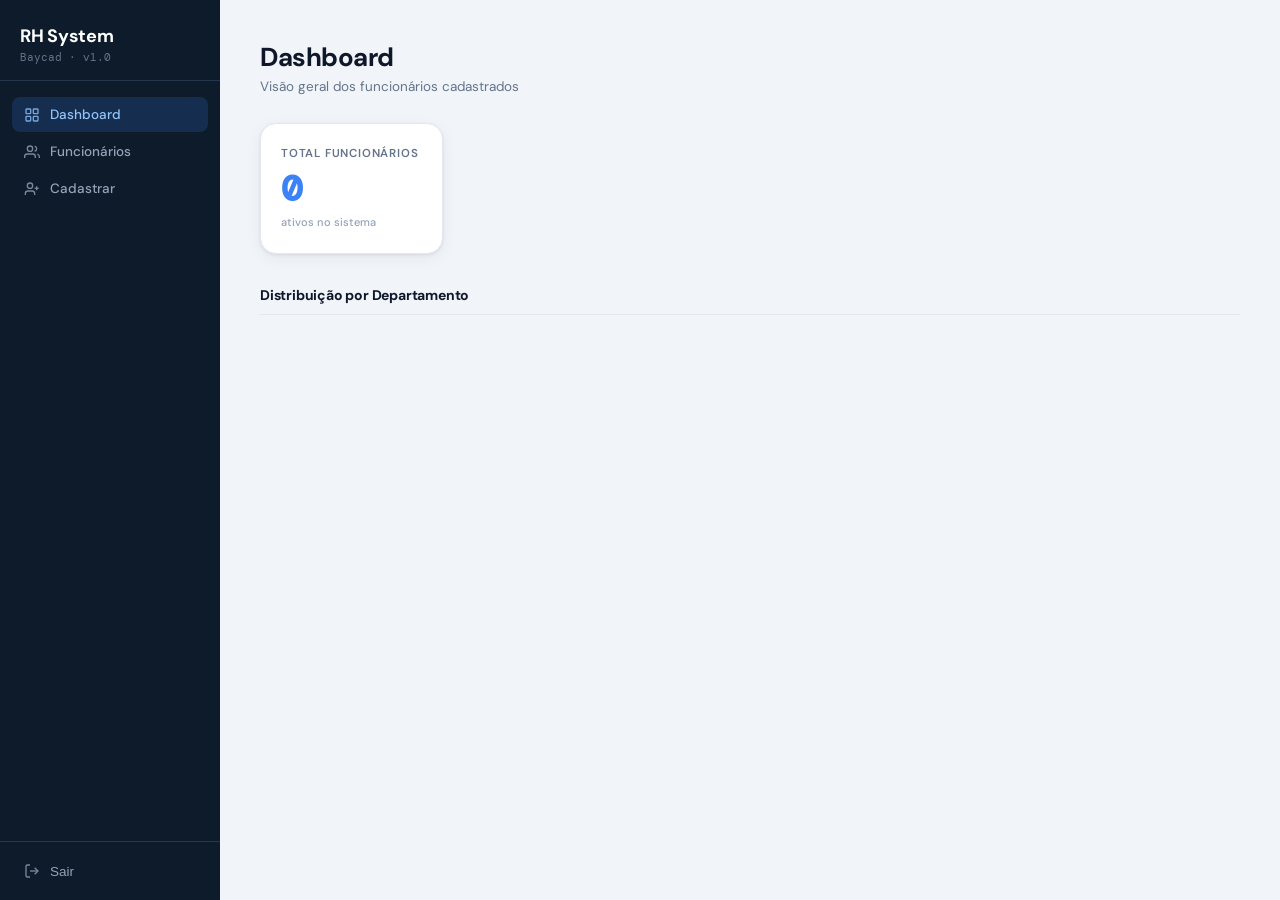
<file: html/index.html>
<!DOCTYPE html>
<html lang="pt-BR">
<head>
  <meta charset="UTF-8">
  <meta name="viewport" content="width=device-width, initial-scale=1.0">
  <title>Baycad RH — Dashboard</title>
  <link href="https://fonts.googleapis.com/css2?family=DM+Sans:wght@300;400;500;600;700&family=DM+Mono:wght@400;500&display=swap" rel="stylesheet">
  <link rel="stylesheet" href="css/style.css">
</head>
<body>

  <!-- SIDEBAR -->
  <nav class="sidebar">
    <div class="sidebar-logo">
      <h1>RH System</h1>
      <span>Baycad · v1.0</span>
    </div>
    <div class="sidebar-nav">
      <a class="nav-item active" href="index.html">
        <svg class="nav-icon" fill="none" stroke="currentColor" stroke-width="2" viewBox="0 0 24 24">
          <rect x="3" y="3" width="7" height="7" rx="1"/>
          <rect x="14" y="3" width="7" height="7" rx="1"/>
          <rect x="3" y="14" width="7" height="7" rx="1"/>
          <rect x="14" y="14" width="7" height="7" rx="1"/>
        </svg>
        Dashboard
      </a>
      <a class="nav-item" href="funcionarios.html">
        <svg class="nav-icon" fill="none" stroke="currentColor" stroke-width="2" viewBox="0 0 24 24">
          <path d="M17 21v-2a4 4 0 0 0-4-4H5a4 4 0 0 0-4 4v2"/>
          <circle cx="9" cy="7" r="4"/>
          <path d="M23 21v-2a4 4 0 0 0-3-3.87"/>
          <path d="M16 3.13a4 4 0 0 1 0 7.75"/>
        </svg>
        Funcionários
      </a>
      <a class="nav-item" href="cadastro.html">
        <svg class="nav-icon" fill="none" stroke="currentColor" stroke-width="2" viewBox="0 0 24 24">
          <path d="M16 21v-2a4 4 0 0 0-4-4H6a4 4 0 0 0-4 4v2"/>
          <circle cx="9" cy="7" r="4"/>
          <line x1="19" y1="8" x2="19" y2="14"/>
          <line x1="22" y1="11" x2="16" y2="11"/>
        </svg>
        Cadastrar
      </a>
    </div>
    <div class="sidebar-footer">
      <button class="nav-item" onclick="sair()">
        <svg class="nav-icon" fill="none" stroke="currentColor" stroke-width="2" viewBox="0 0 24 24">
          <path d="M9 21H5a2 2 0 0 1-2-2V5a2 2 0 0 1 2-2h4"/>
          <polyline points="16 17 21 12 16 7"/>
          <line x1="21" y1="12" x2="9" y2="12"/>
        </svg>
        Sair
      </button>
    </div>
  </nav>

  <!-- MAIN -->
  <main class="main">
    <div class="page-header">
      <div class="page-title">Dashboard</div>
      <div class="page-subtitle">Visão geral dos funcionários cadastrados</div>
    </div>

    <div class="stats-grid">
      <div class="stat-card accent">
        <div class="stat-label">Total Funcionários</div>
        <div class="stat-value" id="dash-total">0</div>
        <div class="stat-badge">ativos no sistema</div>
      </div>
      <div id="dept-cards-container"></div>
    </div>

    <div class="section-title">Distribuição por Departamento</div>
    <div class="dept-grid" id="dept-breakdown"></div>
  </main>

  <!-- TOASTS -->
  <div class="toast-container" id="toasts"></div>

  <script src="../js/utils.js"></script>
  <script src="../js/dashboard.js"></script>

</body>
</html>
</file>
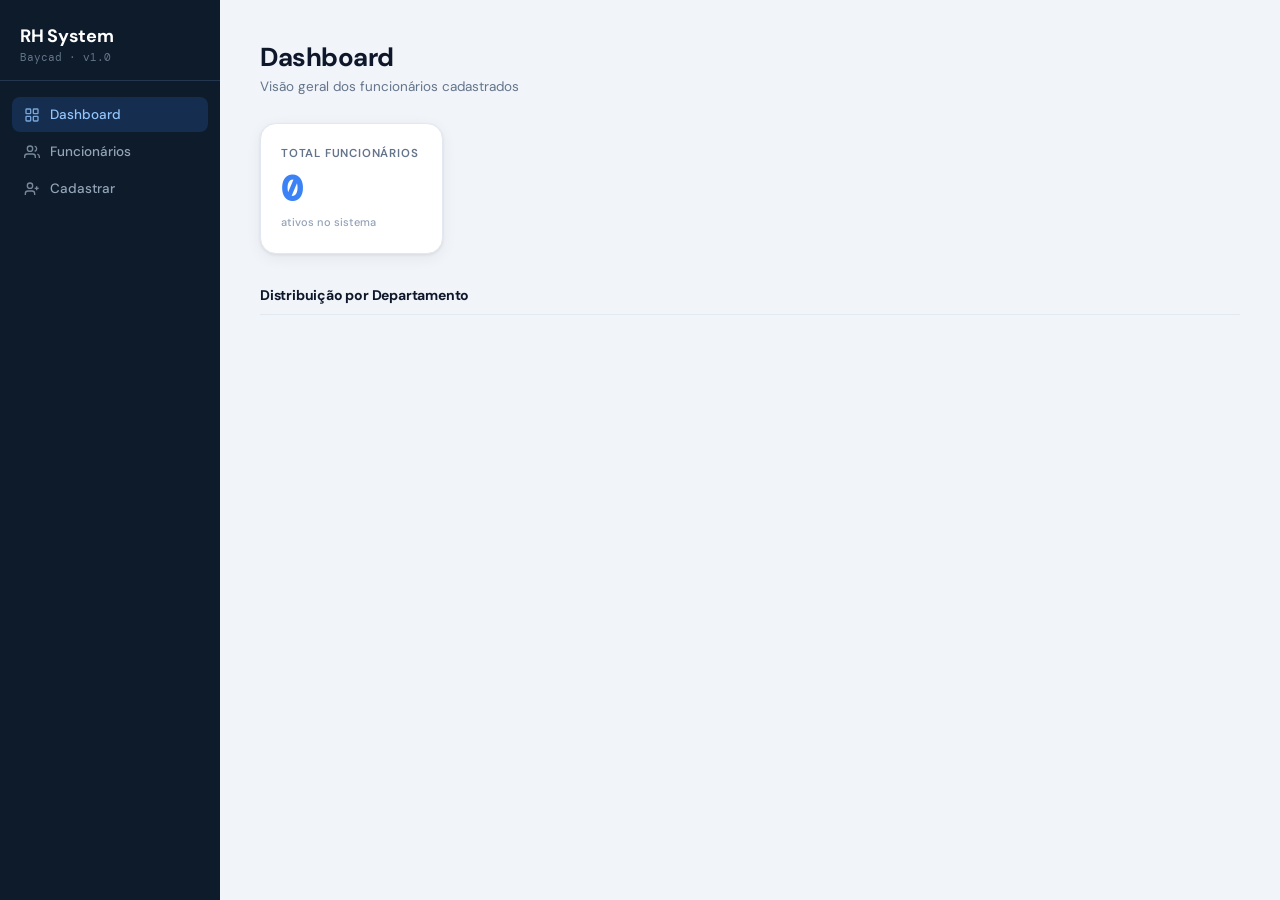
<file: Baycad RH/html/index.html>
<!DOCTYPE html>
<html lang="pt-BR">
<head>
  <meta charset="UTF-8">
  <meta name="viewport" content="width=device-width, initial-scale=1.0">
  <title>Baycad RH — Dashboard</title>
  <link href="https://fonts.googleapis.com/css2?family=DM+Sans:wght@300;400;500;600;700&family=DM+Mono:wght@400;500&display=swap" rel="stylesheet">
  <link rel="stylesheet" href="css/style.css">
</head>
<body>

  <!-- SIDEBAR -->
  <nav class="sidebar">
    <div class="sidebar-logo">
      <h1>RH System</h1>
      <span>Baycad · v1.0</span>
    </div>
    <div class="sidebar-nav">
      <a class="nav-item active" href="index.html">
        <svg class="nav-icon" fill="none" stroke="currentColor" stroke-width="2" viewBox="0 0 24 24">
          <rect x="3" y="3" width="7" height="7" rx="1"/>
          <rect x="14" y="3" width="7" height="7" rx="1"/>
          <rect x="3" y="14" width="7" height="7" rx="1"/>
          <rect x="14" y="14" width="7" height="7" rx="1"/>
        </svg>
        Dashboard
      </a>
      <a class="nav-item" href="funcionarios.html">
        <svg class="nav-icon" fill="none" stroke="currentColor" stroke-width="2" viewBox="0 0 24 24">
          <path d="M17 21v-2a4 4 0 0 0-4-4H5a4 4 0 0 0-4 4v2"/>
          <circle cx="9" cy="7" r="4"/>
          <path d="M23 21v-2a4 4 0 0 0-3-3.87"/>
          <path d="M16 3.13a4 4 0 0 1 0 7.75"/>
        </svg>
        Funcionários
      </a>
      <a class="nav-item" href="cadastro.html">
        <svg class="nav-icon" fill="none" stroke="currentColor" stroke-width="2" viewBox="0 0 24 24">
          <path d="M16 21v-2a4 4 0 0 0-4-4H6a4 4 0 0 0-4 4v2"/>
          <circle cx="9" cy="7" r="4"/>
          <line x1="19" y1="8" x2="19" y2="14"/>
          <line x1="22" y1="11" x2="16" y2="11"/>
        </svg>
        Cadastrar
      </a>
    </div>
  </nav>

  <!-- MAIN -->
  <main class="main">
    <div class="page-header">
      <div class="page-title">Dashboard</div>
      <div class="page-subtitle">Visão geral dos funcionários cadastrados</div>
    </div>

    <div class="stats-grid">
      <div class="stat-card accent">
        <div class="stat-label">Total Funcionários</div>
        <div class="stat-value" id="dash-total">0</div>
        <div class="stat-badge">ativos no sistema</div>
      </div>
      <div id="dept-cards-container"></div>
    </div>

    <div class="section-title">Distribuição por Departamento</div>
    <div class="dept-grid" id="dept-breakdown"></div>
  </main>

  <!-- TOASTS -->
  <div class="toast-container" id="toasts"></div>

  <script src="../js/utils.js"></script>
  <script src="../js/dashboard.js"></script>

</body>
</html>
</file>
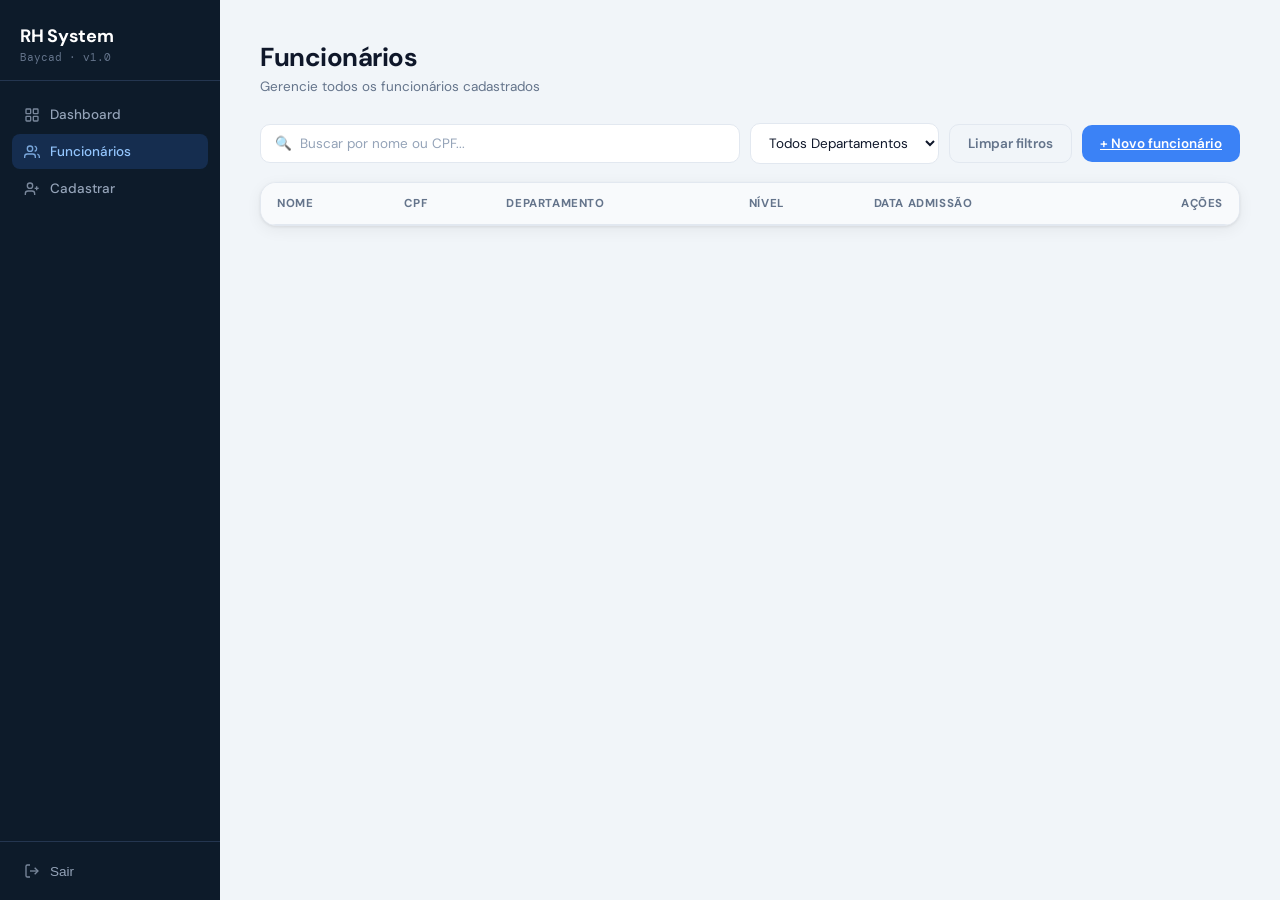
<file: html/funcionarios.html>
<!DOCTYPE html>
<html lang="pt-BR">
<head>
  <meta charset="UTF-8">
  <meta name="viewport" content="width=device-width, initial-scale=1.0">
  <title>Baycad RH — Funcionários</title>
  <link href="https://fonts.googleapis.com/css2?family=DM+Sans:wght@300;400;500;600;700&family=DM+Mono:wght@400;500&display=swap" rel="stylesheet">
  <link rel="stylesheet" href="css/style.css">
</head>
<body>

  <!-- SIDEBAR -->
  <nav class="sidebar">
    <div class="sidebar-logo">
      <h1>RH System</h1>
      <span>Baycad · v1.0</span>
    </div>
    <div class="sidebar-nav">
      <a class="nav-item" href="index.html">
        <svg class="nav-icon" fill="none" stroke="currentColor" stroke-width="2" viewBox="0 0 24 24">
          <rect x="3" y="3" width="7" height="7" rx="1"/>
          <rect x="14" y="3" width="7" height="7" rx="1"/>
          <rect x="3" y="14" width="7" height="7" rx="1"/>
          <rect x="14" y="14" width="7" height="7" rx="1"/>
        </svg>
        Dashboard
      </a>
      <a class="nav-item active" href="funcionarios.html">
        <svg class="nav-icon" fill="none" stroke="currentColor" stroke-width="2" viewBox="0 0 24 24">
          <path d="M17 21v-2a4 4 0 0 0-4-4H5a4 4 0 0 0-4 4v2"/>
          <circle cx="9" cy="7" r="4"/>
          <path d="M23 21v-2a4 4 0 0 0-3-3.87"/>
          <path d="M16 3.13a4 4 0 0 1 0 7.75"/>
        </svg>
        Funcionários
      </a>
      <a class="nav-item" href="cadastro.html">
        <svg class="nav-icon" fill="none" stroke="currentColor" stroke-width="2" viewBox="0 0 24 24">
          <path d="M16 21v-2a4 4 0 0 0-4-4H6a4 4 0 0 0-4 4v2"/>
          <circle cx="9" cy="7" r="4"/>
          <line x1="19" y1="8" x2="19" y2="14"/>
          <line x1="22" y1="11" x2="16" y2="11"/>
        </svg>
        Cadastrar
      </a>
    </div>
    <div class="sidebar-footer">
      <button class="nav-item" onclick="sair()">
        <svg class="nav-icon" fill="none" stroke="currentColor" stroke-width="2" viewBox="0 0 24 24">
          <path d="M9 21H5a2 2 0 0 1-2-2V5a2 2 0 0 1 2-2h4"/>
          <polyline points="16 17 21 12 16 7"/>
          <line x1="21" y1="12" x2="9" y2="12"/>
        </svg>
        Sair
      </button>
    </div>
  </nav>

  <!-- MAIN -->
  <main class="main">
    <div class="page-header">
      <div class="page-title">Funcionários</div>
      <div class="page-subtitle">Gerencie todos os funcionários cadastrados</div>
    </div>

    <div class="toolbar">
      <input type="text" class="search-input" id="search-input"
        placeholder="🔍  Buscar por nome ou CPF..." oninput="renderTabela()">
      <select class="filter-select" id="filter-dept" onchange="renderTabela()">
        <option value="">Todos Departamentos</option>
        <option value="TI">TI</option>
        <option value="RH">RH</option>
        <option value="Financeiro">Financeiro</option>
        <option value="Comercial">Comercial</option>
        <option value="Operações">Operações</option>
      </select>
      <button class="btn btn-ghost" onclick="clearFilters()">Limpar filtros</button>
      <a class="btn btn-primary" href="cadastro.html">+ Novo funcionário</a>
    </div>

    <div class="table-wrap">
      <table>
        <thead>
          <tr>
            <th>Nome</th>
            <th>CPF</th>
            <th>Departamento</th>
            <th>Nível</th>
            <th>Data Admissão</th>
            <th style="text-align:right">Ações</th>
          </tr>
        </thead>
        <tbody id="tabela-body"></tbody>
      </table>
      <div id="tabela-empty" class="empty-state" style="display:none">
        <svg width="40" height="40" fill="none" stroke="currentColor" stroke-width="1.5" viewBox="0 0 24 24">
          <path d="M17 21v-2a4 4 0 0 0-4-4H5a4 4 0 0 0-4 4v2"/>
          <circle cx="9" cy="7" r="4"/>
        </svg>
        <p>Nenhum funcionário encontrado.</p>
      </div>
    </div>
  </main>

  <!-- MODAL CONFIRMAÇÃO EXCLUSÃO -->
  <div class="modal-overlay" id="modal-excluir">
    <div class="modal">
      <div class="modal-icon">
        <svg width="20" height="20" fill="none" stroke="#ef4444" stroke-width="2" viewBox="0 0 24 24">
          <polyline points="3 6 5 6 21 6"/>
          <path d="M19 6l-1 14H6L5 6"/>
          <path d="M10 11v6"/><path d="M14 11v6"/>
          <path d="M9 6V4h6v2"/>
        </svg>
      </div>
      <h3>Excluir funcionário?</h3>
      <p>Esta ação não pode ser desfeita. O funcionário <strong id="modal-nome"></strong> será removido permanentemente do sistema.</p>
      <div class="modal-actions">
        <button class="btn btn-ghost" onclick="closeModal()">Cancelar</button>
        <button class="btn btn-danger" onclick="confirmarExclusao()">Sim, excluir</button>
      </div>
    </div>
  </div>

  <!-- MODAL EDIÇÃO -->
  <div class="modal-overlay" id="modal-editar">
    <div class="modal" style="text-align:left; max-width:520px;">
      <h3 style="text-align:center;">Editar funcionário</h3>
      <div class="form-grid" style="margin-top:16px;">

        <div class="form-group">
          <label class="form-label">Nome <span class="required">*</span></label>
          <input type="text" class="form-input" id="e-nome" maxlength="70"
            oninput="clearErr('e-nome')">
          <span class="field-error" id="err-e-nome">Nome deve ter ao menos 3 caracteres.</span>
        </div>

        <div class="form-group">
          <label class="form-label">CPF <span class="required">*</span></label>
          <input type="text" class="form-input" id="e-cpf" placeholder="000.000.000-00"
            oninput="maskCPF(this); clearErr('e-cpf')" maxlength="14">
          <span class="field-error" id="err-e-cpf">CPF inválido ou já cadastrado.</span>
        </div>

        <div class="form-group">
          <label class="form-label">Departamento <span class="required">*</span></label>
          <select class="form-select" id="e-dept" onchange="clearErr('e-dept')">
            <option value="">Selecione um departamento</option>
            <option value="TI">TI</option>
            <option value="RH">RH</option>
            <option value="Financeiro">Financeiro</option>
            <option value="Comercial">Comercial</option>
            <option value="Operações">Operações</option>
          </select>
          <span class="field-error" id="err-e-dept">Selecione um departamento.</span>
        </div>

        <div class="form-group">
          <label class="form-label">Nível / Cargo</label>
          <select class="form-select" id="e-nivel">
            <option value="Júnior">Júnior</option>
            <option value="Pleno">Pleno</option>
            <option value="Sênior">Sênior</option>
            <option value="Especialista">Especialista</option>
            <option value="Coordenador">Coordenador</option>
            <option value="Gerente">Gerente</option>
          </select>
        </div>

        <div class="form-group">
          <label class="form-label">Data de Admissão <span class="required">*</span></label>
          <input type="date" class="form-input" id="e-data" onchange="clearErr('e-data')">
          <span class="field-error" id="err-e-data">Informe a data de admissão.</span>
        </div>

        <div class="form-group">
          <label class="form-label">Nova senha</label>
          <input type="password" class="form-input" id="e-senha" placeholder="Deixe em branco para manter"
            oninput="clearErr('e-senha')" maxlength="64">
          <span class="field-error" id="err-e-senha">A senha deve ter ao menos 6 caracteres.</span>
          <span class="form-hint">Preencha apenas se quiser alterar a senha de acesso.</span>
        </div>

      </div>
      <div class="modal-actions">
        <button class="btn btn-ghost" onclick="closeEditModal()">Cancelar</button>
        <button class="btn btn-primary" onclick="salvarEdicao()">Salvar alterações</button>
      </div>
    </div>
  </div>

  <!-- TOASTS -->
  <div class="toast-container" id="toasts"></div>

  <script src="../js/utils.js"></script>
  <script src="../js/funcionarios.js"></script>

</body>
</html>
</file>
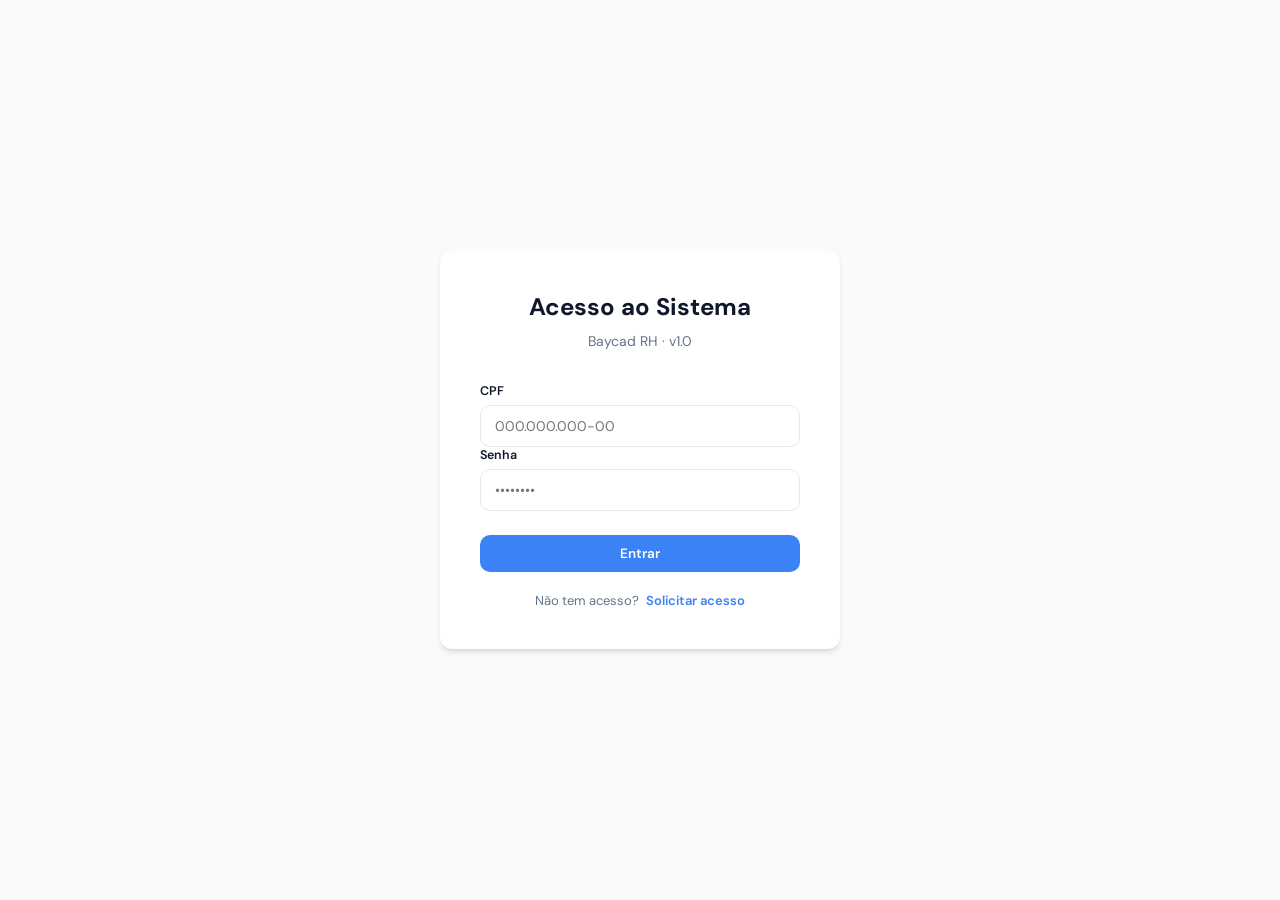
<file: html/login.html>
<!DOCTYPE html>
<html lang="pt-BR">
<head>
  <meta charset="UTF-8">
  <meta name="viewport" content="width=device-width, initial-scale=1.0">
  <title>Baycad RH — Login</title>
  <link href="https://fonts.googleapis.com/css2?family=DM+Sans:wght@400;500;700&display=swap" rel="stylesheet">
  <link rel="stylesheet" href="css/style.css">
  <style>
    /* Estilos específicos para centralizar a tela de login */
    body {
      display: flex;
      align-items: center;
      justify-content: center;
      min-height: 100vh;
      background-color: #f8fafc;
      margin: 0;
    }
    .login-container {
      background: #ffffff;
      padding: 40px;
      border-radius: 12px;
      box-shadow: 0 4px 6px -1px rgb(0 0 0 / 0.1), 0 2px 4px -2px rgb(0 0 0 / 0.1);
      width: 100%;
      max-width: 400px;
    }
    .login-header {
      text-align: center;
      margin-bottom: 32px;
    }
    .login-header h1 {
      font-size: 24px;
      color: #0f172a;
      margin: 0 0 8px 0;
      font-weight: 700;
    }
    .login-header span {
      color: #64748b;
      font-size: 14px;
    }
    .login-footer {
      text-align: center;
      margin-top: 20px;
      font-size: 13px;
      color: #64748b;
    }
    .login-footer a {
      color: #3b82f6;
      font-weight: 600;
      text-decoration: none;
      margin-left: 4px;
    }
    .login-footer a:hover {
      text-decoration: underline;
    }
  </style>
</head>
<body>

  <div class="login-container">
    <div class="login-header">
      <h1>Acesso ao Sistema</h1>
      <span>Baycad RH · v1.0</span>
    </div>

    <form onsubmit="efetuarLogin(event)">
      <div class="form-group">
        <label class="form-label">CPF</label>
        <input type="text" class="form-input" id="l-cpf" placeholder="000.000.000-00" 
               oninput="maskCPF(this); clearErr('login')" maxlength="14" required>
      </div>

      <div class="form-group">
        <label class="form-label">Senha</label>
        <input type="password" class="form-input" id="l-senha" placeholder="••••••••" 
               oninput="clearErr('login')" required>
        <span class="field-error" id="err-login">CPF ou senha incorretos.</span>
      </div>

      <div class="form-actions" style="margin-top: 24px;">
        <button type="submit" class="btn btn-primary" style="width: 100%; justify-content: center;">Entrar</button>
      </div>
    </form>

    <div class="login-footer">
      Não tem acesso?
      <a href="#" onclick="abrirSolicitacao(event)">Solicitar acesso</a>
    </div>
  </div>

  <!-- MODAL SOLICITAÇÃO DE ACESSO -->
  <div class="modal-overlay" id="modal-solicitar">
    <div class="modal" style="text-align:left; max-width:460px;">

      <!-- Estado: formulário -->
      <div id="solicitar-form">
        <h3 style="text-align:center;">Solicitar acesso</h3>
        <p style="text-align:center; color:#64748b; font-size:13px; margin-bottom:8px;">
          Preencha os dados abaixo. Um administrador analisará seu pedido.
        </p>

        <div class="form-group">
          <label class="form-label">Nome completo <span class="required">*</span></label>
          <input type="text" class="form-input" id="s-nome" placeholder="Seu nome" maxlength="70">
        </div>

        <div class="form-group">
          <label class="form-label">CPF <span class="required">*</span></label>
          <input type="text" class="form-input" id="s-cpf" placeholder="000.000.000-00"
            oninput="maskCPF(this)" maxlength="14">
        </div>

        <div class="form-group">
          <label class="form-label">E-mail <span class="required">*</span></label>
          <input type="email" class="form-input" id="s-email" placeholder="voce@empresa.com">
        </div>

        <div class="form-group">
          <label class="form-label">Departamento <span class="required">*</span></label>
          <select class="form-select" id="s-dept">
            <option value="">Selecione um departamento</option>
            <option value="TI">TI</option>
            <option value="RH">RH</option>
            <option value="Financeiro">Financeiro</option>
            <option value="Comercial">Comercial</option>
            <option value="Operações">Operações</option>
          </select>
        </div>

        <div class="form-group">
          <label class="form-label">Justificativa</label>
          <textarea class="form-input" id="s-justificativa" rows="3"
            placeholder="Descreva por que precisa de acesso ao sistema." style="resize:vertical;"></textarea>
        </div>

        <div class="modal-actions">
          <button class="btn btn-ghost" onclick="fecharSolicitacao()">Cancelar</button>
          <button class="btn btn-primary" onclick="enviarSolicitacao()">Enviar solicitação</button>
        </div>
      </div>

      <!-- Estado: confirmação -->
      <div id="solicitar-sucesso" style="display:none; text-align:center; padding:8px 0;">
        <div class="modal-icon" style="background:rgba(34,197,94,0.12);">
          <svg width="22" height="22" fill="none" stroke="#22c55e" stroke-width="2.5" viewBox="0 0 24 24">
            <polyline points="20 6 9 17 4 12"/>
          </svg>
        </div>
        <h3>Solicitação enviada!</h3>
        <p>Recebemos seu pedido de acesso. Você será notificado por e-mail assim que for aprovado.</p>
        <div class="modal-actions" style="justify-content:center;">
          <button class="btn btn-primary" onclick="fecharSolicitacao()">Entendi</button>
        </div>
      </div>

    </div>
  </div>

  <script src="../js/utils.js"></script>
  <script src="../js/login.js"></script>

</body>
</html>
</file>
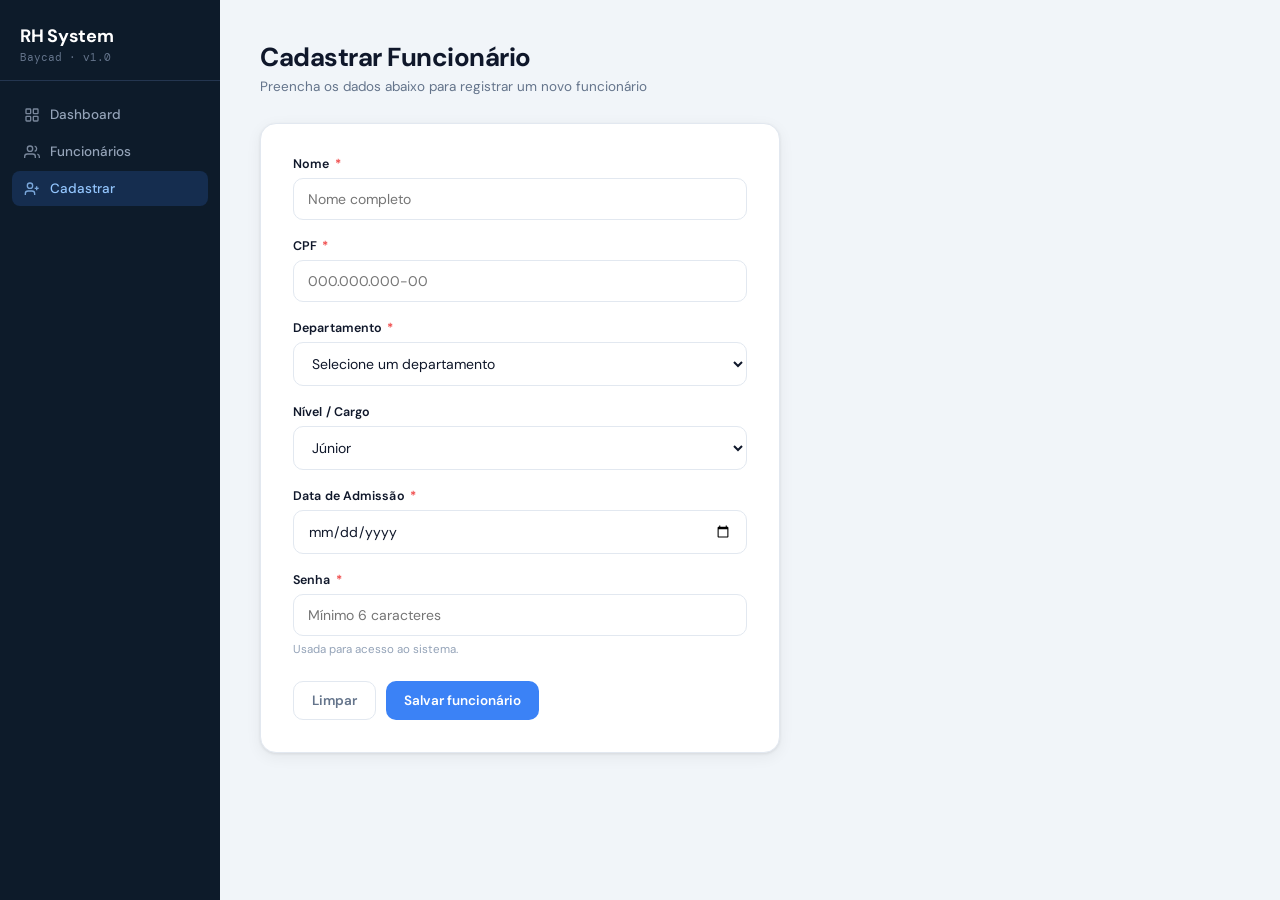
<file: Baycad RH/html/cadastro.html>
<!DOCTYPE html>
<html lang="pt-BR">
<head>
  <meta charset="UTF-8">
  <meta name="viewport" content="width=device-width, initial-scale=1.0">
  <title>Baycad RH — Cadastrar Funcionário</title>
  <link href="https://fonts.googleapis.com/css2?family=DM+Sans:wght@300;400;500;600;700&family=DM+Mono:wght@400;500&display=swap" rel="stylesheet">
  <link rel="stylesheet" href="css/style.css">
</head>
<body>

  <!-- SIDEBAR -->
  <nav class="sidebar">
    <div class="sidebar-logo">
      <h1>RH System</h1>
      <span>Baycad · v1.0</span>
    </div>
    <div class="sidebar-nav">
      <a class="nav-item" href="index.html">
        <svg class="nav-icon" fill="none" stroke="currentColor" stroke-width="2" viewBox="0 0 24 24">
          <rect x="3" y="3" width="7" height="7" rx="1"/>
          <rect x="14" y="3" width="7" height="7" rx="1"/>
          <rect x="3" y="14" width="7" height="7" rx="1"/>
          <rect x="14" y="14" width="7" height="7" rx="1"/>
        </svg>
        Dashboard
      </a>
      <a class="nav-item" href="funcionarios.html">
        <svg class="nav-icon" fill="none" stroke="currentColor" stroke-width="2" viewBox="0 0 24 24">
          <path d="M17 21v-2a4 4 0 0 0-4-4H5a4 4 0 0 0-4 4v2"/>
          <circle cx="9" cy="7" r="4"/>
          <path d="M23 21v-2a4 4 0 0 0-3-3.87"/>
          <path d="M16 3.13a4 4 0 0 1 0 7.75"/>
        </svg>
        Funcionários
      </a>
      <a class="nav-item active" href="cadastro.html">
        <svg class="nav-icon" fill="none" stroke="currentColor" stroke-width="2" viewBox="0 0 24 24">
          <path d="M16 21v-2a4 4 0 0 0-4-4H6a4 4 0 0 0-4 4v2"/>
          <circle cx="9" cy="7" r="4"/>
          <line x1="19" y1="8" x2="19" y2="14"/>
          <line x1="22" y1="11" x2="16" y2="11"/>
        </svg>
        Cadastrar
      </a>
    </div>
  </nav>

  <!-- MAIN -->
  <main class="main">
    <div class="page-header">
      <div class="page-title">Cadastrar Funcionário</div>
      <div class="page-subtitle">Preencha os dados abaixo para registrar um novo funcionário</div>
    </div>

    <div class="form-card">
      <div class="form-grid">

        <div class="form-group">
          <label class="form-label">Nome <span class="required">*</span></label>
          <input type="text" class="form-input" id="f-nome" placeholder="Nome completo"
            oninput="clearErr('nome')" maxlength="70">
          <span class="field-error" id="err-nome">Nome deve ter ao menos 3 caracteres.</span>
        </div>

        <div class="form-group">
          <label class="form-label">CPF <span class="required">*</span></label>
          <input type="text" class="form-input" id="f-cpf" placeholder="000.000.000-00" 
            oninput="maskCPF(this); clearErr('cpf')" maxlength="14">
          <span class="field-error" id="err-cpf">CPF inválido ou já cadastrado.</span>
        </div>

        <div class="form-group">
          <label class="form-label">Departamento <span class="required">*</span></label>
          <select class="form-select" id="f-dept" onchange="clearErr('dept')">
            <option value="">Selecione um departamento</option>
            <option value="TI">TI</option>
            <option value="RH">RH</option>
            <option value="Financeiro">Financeiro</option>
            <option value="Comercial">Comercial</option>
            <option value="Operações">Operações</option>
          </select>
          <span class="field-error" id="err-dept">Selecione um departamento.</span>
        </div>

        <div class="form-group">
          <label class="form-label">Nível / Cargo</label>
          <select class="form-select" id="f-nivel">
            <option value="Júnior">Júnior</option>
            <option value="Pleno">Pleno</option>
            <option value="Sênior">Sênior</option>
            <option value="Especialista">Especialista</option>
            <option value="Coordenador">Coordenador</option>
            <option value="Gerente">Gerente</option>
          </select>
        </div>

        <div class="form-group">
          <label class="form-label">Data de Admissão <span class="required">*</span></label>
          <input type="date" class="form-input" id="f-data" onchange="clearErr('data')">
          <span class="field-error" id="err-data">Informe a data de admissão.</span>
        </div>

        <div class="form-group">
          <label class="form-label">Senha <span class="required">*</span></label>
          <input type="password" class="form-input" id="f-senha" placeholder="Mínimo 6 caracteres"
            oninput="clearErr('senha')" maxlength="64">
          <span class="field-error" id="err-senha">A senha deve ter ao menos 6 caracteres.</span>
          <span class="form-hint">Usada para acesso ao sistema.</span>
        </div>

        <div class="form-actions">
          <button class="btn btn-ghost" onclick="resetForm()">Limpar</button>
          <button class="btn btn-primary" onclick="salvarFuncionario(event)">Salvar funcionário</button>
        </div>

      </div>
    </div>
  </main>

  <!-- TOASTS -->
  <div class="toast-container" id="toasts"></div>

  <script src="../js/utils.js"></script>
  <script src="../js/cadastro.js"></script>

</body>
</html>
</file>
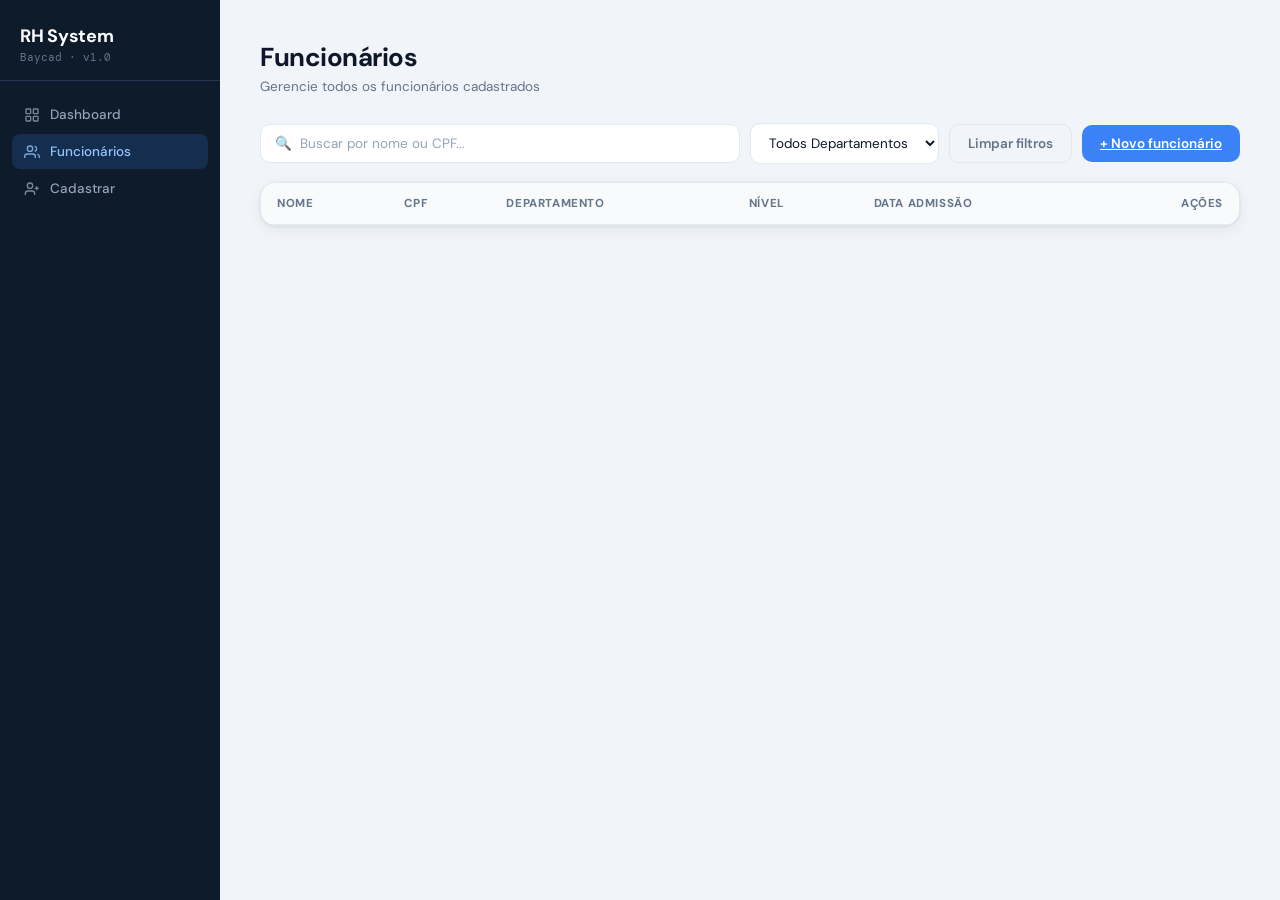
<file: Baycad RH/html/funcionarios.html>
<!DOCTYPE html>
<html lang="pt-BR">
<head>
  <meta charset="UTF-8">
  <meta name="viewport" content="width=device-width, initial-scale=1.0">
  <title>Baycad RH — Funcionários</title>
  <link href="https://fonts.googleapis.com/css2?family=DM+Sans:wght@300;400;500;600;700&family=DM+Mono:wght@400;500&display=swap" rel="stylesheet">
  <link rel="stylesheet" href="css/style.css">
</head>
<body>

  <!-- SIDEBAR -->
  <nav class="sidebar">
    <div class="sidebar-logo">
      <h1>RH System</h1>
      <span>Baycad · v1.0</span>
    </div>
    <div class="sidebar-nav">
      <a class="nav-item" href="index.html">
        <svg class="nav-icon" fill="none" stroke="currentColor" stroke-width="2" viewBox="0 0 24 24">
          <rect x="3" y="3" width="7" height="7" rx="1"/>
          <rect x="14" y="3" width="7" height="7" rx="1"/>
          <rect x="3" y="14" width="7" height="7" rx="1"/>
          <rect x="14" y="14" width="7" height="7" rx="1"/>
        </svg>
        Dashboard
      </a>
      <a class="nav-item active" href="funcionarios.html">
        <svg class="nav-icon" fill="none" stroke="currentColor" stroke-width="2" viewBox="0 0 24 24">
          <path d="M17 21v-2a4 4 0 0 0-4-4H5a4 4 0 0 0-4 4v2"/>
          <circle cx="9" cy="7" r="4"/>
          <path d="M23 21v-2a4 4 0 0 0-3-3.87"/>
          <path d="M16 3.13a4 4 0 0 1 0 7.75"/>
        </svg>
        Funcionários
      </a>
      <a class="nav-item" href="cadastro.html">
        <svg class="nav-icon" fill="none" stroke="currentColor" stroke-width="2" viewBox="0 0 24 24">
          <path d="M16 21v-2a4 4 0 0 0-4-4H6a4 4 0 0 0-4 4v2"/>
          <circle cx="9" cy="7" r="4"/>
          <line x1="19" y1="8" x2="19" y2="14"/>
          <line x1="22" y1="11" x2="16" y2="11"/>
        </svg>
        Cadastrar
      </a>
    </div>
  </nav>

  <!-- MAIN -->
  <main class="main">
    <div class="page-header">
      <div class="page-title">Funcionários</div>
      <div class="page-subtitle">Gerencie todos os funcionários cadastrados</div>
    </div>

    <div class="toolbar">
      <input type="text" class="search-input" id="search-input"
        placeholder="🔍  Buscar por nome ou CPF..." oninput="renderTabela()">
      <select class="filter-select" id="filter-dept" onchange="renderTabela()">
        <option value="">Todos Departamentos</option>
        <option value="TI">TI</option>
        <option value="RH">RH</option>
        <option value="Financeiro">Financeiro</option>
        <option value="Comercial">Comercial</option>
        <option value="Operações">Operações</option>
      </select>
      <button class="btn btn-ghost" onclick="clearFilters()">Limpar filtros</button>
      <a class="btn btn-primary" href="cadastro.html">+ Novo funcionário</a>
    </div>

    <div class="table-wrap">
      <table>
        <thead>
          <tr>
            <th>Nome</th>
            <th>CPF</th>
            <th>Departamento</th>
            <th>Nível</th>
            <th>Data Admissão</th>
            <th style="text-align:right">Ações</th>
          </tr>
        </thead>
        <tbody id="tabela-body"></tbody>
      </table>
      <div id="tabela-empty" class="empty-state" style="display:none">
        <svg width="40" height="40" fill="none" stroke="currentColor" stroke-width="1.5" viewBox="0 0 24 24">
          <path d="M17 21v-2a4 4 0 0 0-4-4H5a4 4 0 0 0-4 4v2"/>
          <circle cx="9" cy="7" r="4"/>
        </svg>
        <p>Nenhum funcionário encontrado.</p>
      </div>
    </div>
  </main>

  <!-- MODAL CONFIRMAÇÃO EXCLUSÃO -->
  <div class="modal-overlay" id="modal-excluir">
    <div class="modal">
      <div class="modal-icon">
        <svg width="20" height="20" fill="none" stroke="#ef4444" stroke-width="2" viewBox="0 0 24 24">
          <polyline points="3 6 5 6 21 6"/>
          <path d="M19 6l-1 14H6L5 6"/>
          <path d="M10 11v6"/><path d="M14 11v6"/>
          <path d="M9 6V4h6v2"/>
        </svg>
      </div>
      <h3>Excluir funcionário?</h3>
      <p>Esta ação não pode ser desfeita. O funcionário <strong id="modal-nome"></strong> será removido permanentemente do sistema.</p>
      <div class="modal-actions">
        <button class="btn btn-ghost" onclick="closeModal()">Cancelar</button>
        <button class="btn btn-danger" onclick="confirmarExclusao()">Sim, excluir</button>
      </div>
    </div>
  </div>

  <!-- TOASTS -->
  <div class="toast-container" id="toasts"></div>

  <script src="../js/utils.js"></script>
  <script src="../js/funcionarios.js"></script>

</body>
</html>
</file>
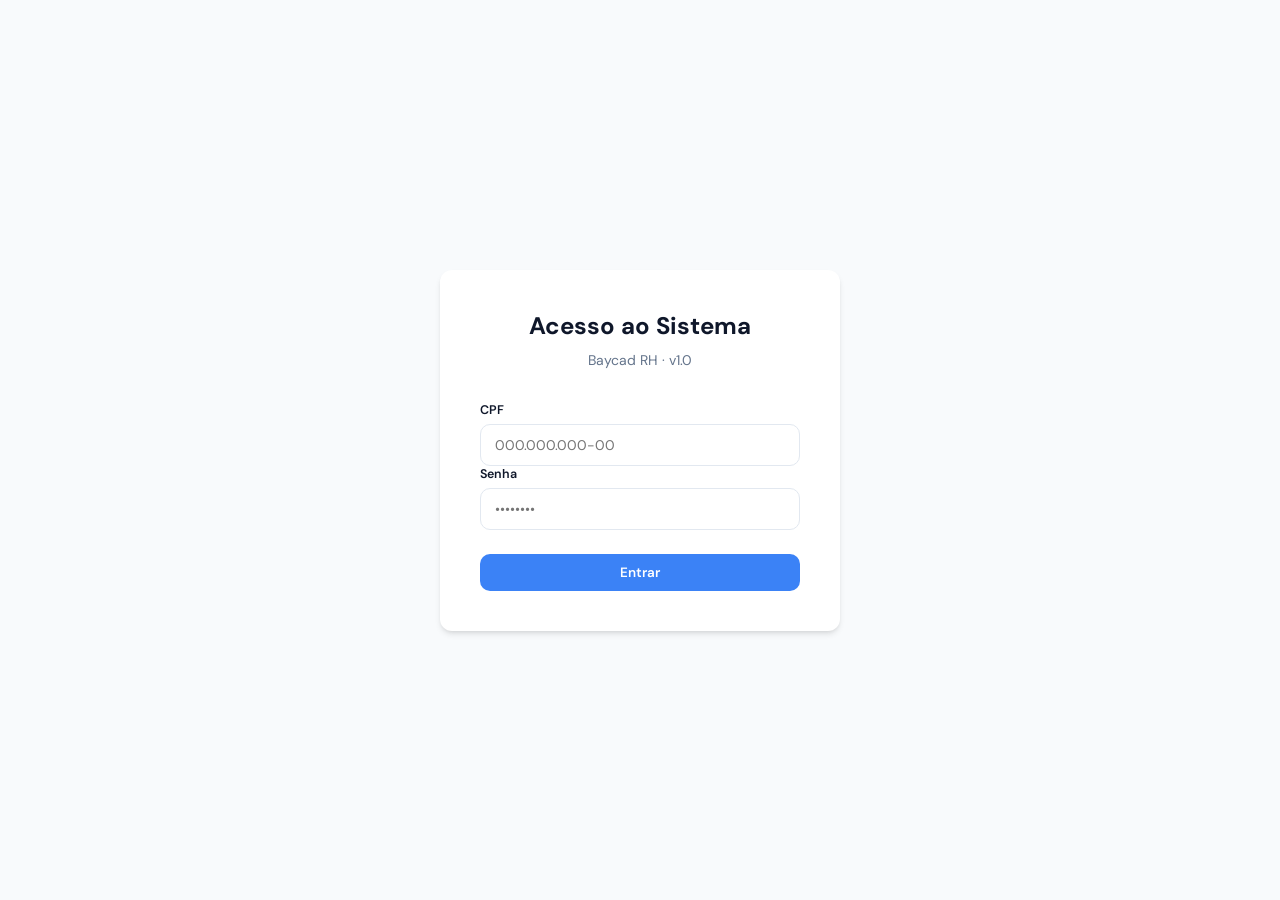
<file: Baycad RH/html/login.html>
<!DOCTYPE html>
<html lang="pt-BR">
<head>
  <meta charset="UTF-8">
  <meta name="viewport" content="width=device-width, initial-scale=1.0">
  <title>Baycad RH — Login</title>
  <link href="https://fonts.googleapis.com/css2?family=DM+Sans:wght@400;500;700&display=swap" rel="stylesheet">
  <link rel="stylesheet" href="css/style.css">
  <style>
    /* Estilos específicos para centralizar a tela de login */
    body {
      display: flex;
      align-items: center;
      justify-content: center;
      min-height: 100vh;
      background-color: #f8fafc;
      margin: 0;
    }
    .login-container {
      background: #ffffff;
      padding: 40px;
      border-radius: 12px;
      box-shadow: 0 4px 6px -1px rgb(0 0 0 / 0.1), 0 2px 4px -2px rgb(0 0 0 / 0.1);
      width: 100%;
      max-width: 400px;
    }
    .login-header {
      text-align: center;
      margin-bottom: 32px;
    }
    .login-header h1 {
      font-size: 24px;
      color: #0f172a;
      margin: 0 0 8px 0;
      font-weight: 700;
    }
    .login-header span {
      color: #64748b;
      font-size: 14px;
    }
  </style>
</head>
<body>

  <div class="login-container">
    <div class="login-header">
      <h1>Acesso ao Sistema</h1>
      <span>Baycad RH · v1.0</span>
    </div>

    <form onsubmit="efetuarLogin(event)">
      <div class="form-group">
        <label class="form-label">CPF</label>
        <input type="text" class="form-input" id="l-cpf" placeholder="000.000.000-00" 
               oninput="maskCPF(this); clearErr('login')" maxlength="14" required>
      </div>

      <div class="form-group">
        <label class="form-label">Senha</label>
        <input type="password" class="form-input" id="l-senha" placeholder="••••••••" 
               oninput="clearErr('login')" required>
        <span class="field-error" id="err-login">CPF ou senha incorretos.</span>
      </div>

      <div class="form-actions" style="margin-top: 24px;">
        <button type="submit" class="btn btn-primary" style="width: 100%; justify-content: center;">Entrar</button>
      </div>
    </form>
  </div>

  <script src="../js/utils.js"></script>
  <script src="../js/login.js"></script>

</body>
</html>
</file>
<file: html/css/style.css>
:root {
    --navy: #0d1b2a;
    --navy-light: #1a2d42;
    --navy-border: #243650;
    --accent: #3b82f6;
    --accent-hover: #2563eb;
    --accent-soft: rgba(59,130,246,0.12);
    --danger: #ef4444;
    --danger-hover: #dc2626;
    --danger-soft: rgba(239,68,68,0.1);
    --success: #22c55e;
    --success-soft: rgba(34,197,94,0.1);
    --warn: #f59e0b;
    --bg: #f1f5f9;
    --surface: #ffffff;
    --surface2: #f8fafc;
    --text: #0f172a;
    --text-muted: #64748b;
    --text-light: #94a3b8;
    --border: #e2e8f0;
    --radius: 10px;
    --radius-lg: 16px;
    --shadow: 0 1px 3px rgba(0,0,0,0.08), 0 4px 16px rgba(0,0,0,0.06);
    --shadow-lg: 0 8px 32px rgba(0,0,0,0.12);
    --sidebar-w: 220px;
    --transition: 0.18s ease;
  }

  * { box-sizing: border-box; margin: 0; padding: 0; }

  body {
    font-family: 'DM Sans', sans-serif;
    background: var(--bg);
    color: var(--text);
    min-height: 100vh;
    display: flex;
  }

  /* ── SIDEBAR ── */
  .sidebar {
    width: var(--sidebar-w);
    background: var(--navy);
    min-height: 100vh;
    display: flex;
    flex-direction: column;
    position: fixed;
    top: 0; left: 0; bottom: 0;
    z-index: 100;
  }

  .sidebar-logo {
    padding: 24px 20px 16px;
    border-bottom: 1px solid var(--navy-border);
  }

  .sidebar-logo h1 {
    font-size: 18px;
    font-weight: 700;
    color: #fff;
    letter-spacing: -0.3px;
  }

  .sidebar-logo span {
    font-size: 11px;
    color: #64748b;
    font-weight: 400;
    display: block;
    margin-top: 2px;
    font-family: 'DM Mono', monospace;
  }

  .sidebar-nav {
    padding: 16px 12px;
    display: flex;
    flex-direction: column;
    gap: 2px;
    flex: 1;
  }

  .nav-item {
    display: flex;
    align-items: center;
    gap: 10px;
    padding: 9px 12px;
    border-radius: 8px;
    color: #94a3b8;
    font-size: 13.5px;
    font-weight: 500;
    cursor: pointer;
    transition: all var(--transition);
    text-decoration: none;
    border: none;
    background: none;
    width: 100%;
    text-align: left;
  }

  .nav-item:hover { background: rgba(255,255,255,0.06); color: #cbd5e1; }

  .nav-item.active {
    background: rgba(59,130,246,0.18);
    color: #93c5fd;
  }

  .nav-icon {
    width: 16px;
    height: 16px;
    opacity: 0.8;
    flex-shrink: 0;
  }

  .sidebar-footer {
    padding: 12px;
    border-top: 1px solid var(--navy-border);
  }

  .sidebar-footer .nav-item:hover {
    background: rgba(239,68,68,0.12);
    color: #fca5a5;
  }

  /* ── MAIN ── */
  .main {
    margin-left: var(--sidebar-w);
    flex: 1;
    padding: 40px;
    min-height: 100vh;
  }

  /* ── PAGE HEADER ── */
  .page-header {
    margin-bottom: 28px;
  }

  .page-title {
    font-size: 26px;
    font-weight: 700;
    letter-spacing: -0.5px;
    color: var(--text);
  }

  .page-subtitle {
    font-size: 13.5px;
    color: var(--text-muted);
    margin-top: 4px;
  }

  /* ── SCREEN ── */
  .screen { display: none; }
  .screen.active { display: block; }

  /* ── DASHBOARD CARDS ── */
  .stats-grid {
    display: grid;
    grid-template-columns: repeat(auto-fill, minmax(180px, 1fr));
    gap: 16px;
    margin-bottom: 32px;
  }

  .stat-card {
    background: var(--surface);
    border: 1px solid var(--border);
    border-radius: var(--radius-lg);
    padding: 22px 20px;
    box-shadow: var(--shadow);
    transition: box-shadow var(--transition), transform var(--transition);
  }

  .stat-card:hover { box-shadow: var(--shadow-lg); transform: translateY(-1px); }

  .stat-label {
    font-size: 11.5px;
    font-weight: 600;
    text-transform: uppercase;
    letter-spacing: 0.8px;
    color: var(--text-muted);
    margin-bottom: 10px;
  }

  .stat-value {
    font-size: 36px;
    font-weight: 700;
    color: var(--text);
    line-height: 1;
    font-family: 'DM Mono', monospace;
  }

  .stat-card.accent .stat-value { color: var(--accent); }
  .stat-card.success .stat-value { color: var(--success); }
  .stat-card.warn .stat-value { color: var(--warn); }

  .stat-badge {
    display: inline-flex;
    align-items: center;
    gap: 4px;
    margin-top: 8px;
    font-size: 11px;
    font-weight: 500;
    color: var(--text-light);
  }

  /* ── DEPT BREAKDOWN ── */
  .dept-grid {
    display: grid;
    grid-template-columns: repeat(auto-fill, minmax(140px, 1fr));
    gap: 12px;
    margin-top: 16px;
  }

  .dept-pill {
    background: var(--surface2);
    border: 1px solid var(--border);
    border-radius: var(--radius);
    padding: 14px 16px;
    display: flex;
    flex-direction: column;
    gap: 6px;
  }

  .dept-pill-label { font-size: 12px; font-weight: 600; color: var(--text-muted); }
  .dept-pill-count { font-size: 22px; font-weight: 700; font-family: 'DM Mono', monospace; color: var(--text); }

  /* ── SECTION TITLE ── */
  .section-title {
    font-size: 14px;
    font-weight: 700;
    color: var(--text);
    letter-spacing: -0.2px;
    margin-bottom: 14px;
    padding-bottom: 10px;
    border-bottom: 1px solid var(--border);
  }

  /* ── TOOLBAR ── */
  .toolbar {
    display: flex;
    gap: 10px;
    align-items: center;
    margin-bottom: 18px;
    flex-wrap: wrap;
  }

  .search-input {
    flex: 1;
    min-width: 200px;
    padding: 10px 14px;
    border: 1.5px solid var(--border);
    border-radius: var(--radius);
    font-size: 13.5px;
    font-family: 'DM Sans', sans-serif;
    background: var(--surface);
    color: var(--text);
    transition: border-color var(--transition), box-shadow var(--transition);
    outline: none;
  }

  .search-input:focus {
    border-color: var(--accent);
    box-shadow: 0 0 0 3px var(--accent-soft);
  }

  .search-input::placeholder { color: var(--text-light); }

  select.filter-select {
    padding: 10px 14px;
    border: 1.5px solid var(--border);
    border-radius: var(--radius);
    font-size: 13.5px;
    font-family: 'DM Sans', sans-serif;
    background: var(--surface);
    color: var(--text);
    cursor: pointer;
    outline: none;
    transition: border-color var(--transition);
  }

  select.filter-select:focus { border-color: var(--accent); }

  .btn {
    display: inline-flex;
    align-items: center;
    gap: 6px;
    padding: 10px 18px;
    border-radius: var(--radius);
    font-size: 13.5px;
    font-weight: 600;
    font-family: 'DM Sans', sans-serif;
    cursor: pointer;
    border: none;
    transition: all var(--transition);
    white-space: nowrap;
  }

  .btn-primary { background: var(--accent); color: #fff; }
  .btn-primary:hover { background: var(--accent-hover); }

  .btn-danger { background: var(--danger); color: #fff; font-size: 12.5px; padding: 7px 13px; }
  .btn-danger:hover { background: var(--danger-hover); }

  .btn-ghost {
    background: transparent;
    color: var(--text-muted);
    border: 1.5px solid var(--border);
  }
  .btn-ghost:hover { background: var(--surface2); color: var(--text); }

  /* ── TABLE ── */
  .table-wrap {
    background: var(--surface);
    border: 1px solid var(--border);
    border-radius: var(--radius-lg);
    box-shadow: var(--shadow);
    overflow: hidden;
  }

  table {
    width: 100%;
    border-collapse: collapse;
  }

  thead th {
    background: var(--surface2);
    padding: 13px 16px;
    font-size: 11.5px;
    font-weight: 700;
    text-transform: uppercase;
    letter-spacing: 0.6px;
    color: var(--text-muted);
    text-align: left;
    border-bottom: 1.5px solid var(--border);
  }

  tbody tr {
    border-bottom: 1px solid var(--border);
    transition: background var(--transition);
  }

  tbody tr:last-child { border-bottom: none; }
  tbody tr:hover { background: var(--surface2); }

  tbody td {
    padding: 14px 16px;
    font-size: 13.5px;
    color: var(--text);
    vertical-align: middle;
  }

  .cpf-cell {
    font-family: 'DM Mono', monospace;
    font-size: 12.5px;
    color: var(--text-muted);
  }

  .badge {
    display: inline-flex;
    align-items: center;
    padding: 3px 10px;
    border-radius: 20px;
    font-size: 11.5px;
    font-weight: 600;
  }

  .badge-ti { background: var(--accent-soft); color: var(--accent); }
  .badge-rh { background: var(--success-soft); color: var(--success); }
  .badge-financeiro { background: rgba(245,158,11,0.1); color: var(--warn); }
  .badge-comercial { background: rgba(139,92,246,0.1); color: #8b5cf6; }
  .badge-operacoes { background: rgba(236,72,153,0.1); color: #ec4899; }

  .nivel-badge {
    display: inline-flex;
    align-items: center;
    padding: 3px 10px;
    border-radius: 20px;
    font-size: 11px;
    font-weight: 600;
    background: var(--surface2);
    color: var(--text-muted);
    border: 1px solid var(--border);
  }

  .empty-state {
    text-align: center;
    padding: 56px 24px;
    color: var(--text-muted);
  }

  .empty-state svg { margin: 0 auto 12px; display: block; opacity: 0.3; }
  .empty-state p { font-size: 14px; }

  /* ── FORM ── */
  .form-card {
    background: var(--surface);
    border: 1px solid var(--border);
    border-radius: var(--radius-lg);
    padding: 32px;
    max-width: 520px;
    box-shadow: var(--shadow);
  }

  .form-grid {
    display: flex;
    flex-direction: column;
    gap: 18px;
  }

  .form-group { display: flex; flex-direction: column; gap: 6px; }

  .form-label {
    font-size: 12.5px;
    font-weight: 600;
    color: var(--text);
    letter-spacing: 0.1px;
  }

  .form-label .required { color: var(--danger); margin-left: 2px; }

  .form-input, .form-select {
    padding: 11px 14px;
    border: 1.5px solid var(--border);
    border-radius: var(--radius);
    font-size: 14px;
    font-family: 'DM Sans', sans-serif;
    color: var(--text);
    background: var(--surface);
    outline: none;
    transition: border-color var(--transition), box-shadow var(--transition);
  }

  .form-input:focus, .form-select:focus {
    border-color: var(--accent);
    box-shadow: 0 0 0 3px var(--accent-soft);
  }

  .form-input.error { border-color: var(--danger); }
  .form-input.error:focus { box-shadow: 0 0 0 3px var(--danger-soft); }

  .field-error {
    font-size: 12px;
    color: var(--danger);
    font-weight: 500;
    display: none;
  }

  .field-error.show,
  .field-error.visible { display: block; }

  .form-hint { font-size: 11.5px; color: var(--text-light); }

  .form-actions {
    display: flex;
    gap: 10px;
    margin-top: 6px;
  }

  /* ── MODAL ── */
  .modal-overlay {
    position: fixed; inset: 0;
    background: rgba(0,0,0,0.45);
    display: flex;
    align-items: center;
    justify-content: center;
    z-index: 999;
    opacity: 0;
    pointer-events: none;
    transition: opacity 0.2s ease;
    backdrop-filter: blur(2px);
  }

  .modal-overlay.open { opacity: 1; pointer-events: all; }

  .modal {
    background: var(--surface);
    border-radius: var(--radius-lg);
    padding: 28px;
    max-width: 420px;
    width: 90%;
    box-shadow: var(--shadow-lg);
    transform: translateY(10px) scale(0.98);
    transition: transform 0.2s ease;
  }

  .modal-overlay.open .modal { transform: translateY(0) scale(1); }

  .modal-icon {
    width: 44px; height: 44px;
    background: var(--danger-soft);
    border-radius: 50%;
    display: flex;
    align-items: center;
    justify-content: center;
    margin-bottom: 14px;
  }

  .modal h3 {
    font-size: 17px;
    font-weight: 700;
    margin-bottom: 8px;
  }

  .modal p {
    font-size: 13.5px;
    color: var(--text-muted);
    line-height: 1.6;
    margin-bottom: 20px;
  }

  .modal-actions { display: flex; gap: 10px; justify-content: flex-end; }

  /* ── TOAST ── */
  .toast-container {
    position: fixed;
    bottom: 24px; right: 24px;
    display: flex;
    flex-direction: column;
    gap: 10px;
    z-index: 9999;
  }

  .toast {
    background: var(--navy);
    color: #fff;
    padding: 12px 18px;
    border-radius: var(--radius);
    font-size: 13.5px;
    font-weight: 500;
    box-shadow: var(--shadow-lg);
    display: flex;
    align-items: center;
    gap: 10px;
    transform: translateX(120%);
    transition: transform 0.3s cubic-bezier(0.16,1,0.3,1);
    min-width: 240px;
  }

  .toast.show { transform: translateX(0); }
  .toast.success { border-left: 3px solid var(--success); }
  .toast.error { border-left: 3px solid var(--danger); }

  /* ── MISC ── */
  .divider { height: 1px; background: var(--border); margin: 24px 0; }
</file>
<file: Baycad RH/html/css/style.css>
:root {
    --navy: #0d1b2a;
    --navy-light: #1a2d42;
    --navy-border: #243650;
    --accent: #3b82f6;
    --accent-hover: #2563eb;
    --accent-soft: rgba(59,130,246,0.12);
    --danger: #ef4444;
    --danger-hover: #dc2626;
    --danger-soft: rgba(239,68,68,0.1);
    --success: #22c55e;
    --success-soft: rgba(34,197,94,0.1);
    --warn: #f59e0b;
    --bg: #f1f5f9;
    --surface: #ffffff;
    --surface2: #f8fafc;
    --text: #0f172a;
    --text-muted: #64748b;
    --text-light: #94a3b8;
    --border: #e2e8f0;
    --radius: 10px;
    --radius-lg: 16px;
    --shadow: 0 1px 3px rgba(0,0,0,0.08), 0 4px 16px rgba(0,0,0,0.06);
    --shadow-lg: 0 8px 32px rgba(0,0,0,0.12);
    --sidebar-w: 220px;
    --transition: 0.18s ease;
  }

  * { box-sizing: border-box; margin: 0; padding: 0; }

  body {
    font-family: 'DM Sans', sans-serif;
    background: var(--bg);
    color: var(--text);
    min-height: 100vh;
    display: flex;
  }

  /* ── SIDEBAR ── */
  .sidebar {
    width: var(--sidebar-w);
    background: var(--navy);
    min-height: 100vh;
    display: flex;
    flex-direction: column;
    position: fixed;
    top: 0; left: 0; bottom: 0;
    z-index: 100;
  }

  .sidebar-logo {
    padding: 24px 20px 16px;
    border-bottom: 1px solid var(--navy-border);
  }

  .sidebar-logo h1 {
    font-size: 18px;
    font-weight: 700;
    color: #fff;
    letter-spacing: -0.3px;
  }

  .sidebar-logo span {
    font-size: 11px;
    color: #64748b;
    font-weight: 400;
    display: block;
    margin-top: 2px;
    font-family: 'DM Mono', monospace;
  }

  .sidebar-nav {
    padding: 16px 12px;
    display: flex;
    flex-direction: column;
    gap: 2px;
    flex: 1;
  }

  .nav-item {
    display: flex;
    align-items: center;
    gap: 10px;
    padding: 9px 12px;
    border-radius: 8px;
    color: #94a3b8;
    font-size: 13.5px;
    font-weight: 500;
    cursor: pointer;
    transition: all var(--transition);
    text-decoration: none;
    border: none;
    background: none;
    width: 100%;
    text-align: left;
  }

  .nav-item:hover { background: rgba(255,255,255,0.06); color: #cbd5e1; }

  .nav-item.active {
    background: rgba(59,130,246,0.18);
    color: #93c5fd;
  }

  .nav-icon {
    width: 16px;
    height: 16px;
    opacity: 0.8;
    flex-shrink: 0;
  }

  /* ── MAIN ── */
  .main {
    margin-left: var(--sidebar-w);
    flex: 1;
    padding: 40px;
    min-height: 100vh;
  }

  /* ── PAGE HEADER ── */
  .page-header {
    margin-bottom: 28px;
  }

  .page-title {
    font-size: 26px;
    font-weight: 700;
    letter-spacing: -0.5px;
    color: var(--text);
  }

  .page-subtitle {
    font-size: 13.5px;
    color: var(--text-muted);
    margin-top: 4px;
  }

  /* ── SCREEN ── */
  .screen { display: none; }
  .screen.active { display: block; }

  /* ── DASHBOARD CARDS ── */
  .stats-grid {
    display: grid;
    grid-template-columns: repeat(auto-fill, minmax(180px, 1fr));
    gap: 16px;
    margin-bottom: 32px;
  }

  .stat-card {
    background: var(--surface);
    border: 1px solid var(--border);
    border-radius: var(--radius-lg);
    padding: 22px 20px;
    box-shadow: var(--shadow);
    transition: box-shadow var(--transition), transform var(--transition);
  }

  .stat-card:hover { box-shadow: var(--shadow-lg); transform: translateY(-1px); }

  .stat-label {
    font-size: 11.5px;
    font-weight: 600;
    text-transform: uppercase;
    letter-spacing: 0.8px;
    color: var(--text-muted);
    margin-bottom: 10px;
  }

  .stat-value {
    font-size: 36px;
    font-weight: 700;
    color: var(--text);
    line-height: 1;
    font-family: 'DM Mono', monospace;
  }

  .stat-card.accent .stat-value { color: var(--accent); }
  .stat-card.success .stat-value { color: var(--success); }
  .stat-card.warn .stat-value { color: var(--warn); }

  .stat-badge {
    display: inline-flex;
    align-items: center;
    gap: 4px;
    margin-top: 8px;
    font-size: 11px;
    font-weight: 500;
    color: var(--text-light);
  }

  /* ── DEPT BREAKDOWN ── */
  .dept-grid {
    display: grid;
    grid-template-columns: repeat(auto-fill, minmax(140px, 1fr));
    gap: 12px;
    margin-top: 16px;
  }

  .dept-pill {
    background: var(--surface2);
    border: 1px solid var(--border);
    border-radius: var(--radius);
    padding: 14px 16px;
    display: flex;
    flex-direction: column;
    gap: 6px;
  }

  .dept-pill-label { font-size: 12px; font-weight: 600; color: var(--text-muted); }
  .dept-pill-count { font-size: 22px; font-weight: 700; font-family: 'DM Mono', monospace; color: var(--text); }

  /* ── SECTION TITLE ── */
  .section-title {
    font-size: 14px;
    font-weight: 700;
    color: var(--text);
    letter-spacing: -0.2px;
    margin-bottom: 14px;
    padding-bottom: 10px;
    border-bottom: 1px solid var(--border);
  }

  /* ── TOOLBAR ── */
  .toolbar {
    display: flex;
    gap: 10px;
    align-items: center;
    margin-bottom: 18px;
    flex-wrap: wrap;
  }

  .search-input {
    flex: 1;
    min-width: 200px;
    padding: 10px 14px;
    border: 1.5px solid var(--border);
    border-radius: var(--radius);
    font-size: 13.5px;
    font-family: 'DM Sans', sans-serif;
    background: var(--surface);
    color: var(--text);
    transition: border-color var(--transition), box-shadow var(--transition);
    outline: none;
  }

  .search-input:focus {
    border-color: var(--accent);
    box-shadow: 0 0 0 3px var(--accent-soft);
  }

  .search-input::placeholder { color: var(--text-light); }

  select.filter-select {
    padding: 10px 14px;
    border: 1.5px solid var(--border);
    border-radius: var(--radius);
    font-size: 13.5px;
    font-family: 'DM Sans', sans-serif;
    background: var(--surface);
    color: var(--text);
    cursor: pointer;
    outline: none;
    transition: border-color var(--transition);
  }

  select.filter-select:focus { border-color: var(--accent); }

  .btn {
    display: inline-flex;
    align-items: center;
    gap: 6px;
    padding: 10px 18px;
    border-radius: var(--radius);
    font-size: 13.5px;
    font-weight: 600;
    font-family: 'DM Sans', sans-serif;
    cursor: pointer;
    border: none;
    transition: all var(--transition);
    white-space: nowrap;
  }

  .btn-primary { background: var(--accent); color: #fff; }
  .btn-primary:hover { background: var(--accent-hover); }

  .btn-danger { background: var(--danger); color: #fff; font-size: 12.5px; padding: 7px 13px; }
  .btn-danger:hover { background: var(--danger-hover); }

  .btn-ghost {
    background: transparent;
    color: var(--text-muted);
    border: 1.5px solid var(--border);
  }
  .btn-ghost:hover { background: var(--surface2); color: var(--text); }

  /* ── TABLE ── */
  .table-wrap {
    background: var(--surface);
    border: 1px solid var(--border);
    border-radius: var(--radius-lg);
    box-shadow: var(--shadow);
    overflow: hidden;
  }

  table {
    width: 100%;
    border-collapse: collapse;
  }

  thead th {
    background: var(--surface2);
    padding: 13px 16px;
    font-size: 11.5px;
    font-weight: 700;
    text-transform: uppercase;
    letter-spacing: 0.6px;
    color: var(--text-muted);
    text-align: left;
    border-bottom: 1.5px solid var(--border);
  }

  tbody tr {
    border-bottom: 1px solid var(--border);
    transition: background var(--transition);
  }

  tbody tr:last-child { border-bottom: none; }
  tbody tr:hover { background: var(--surface2); }

  tbody td {
    padding: 14px 16px;
    font-size: 13.5px;
    color: var(--text);
    vertical-align: middle;
  }

  .cpf-cell {
    font-family: 'DM Mono', monospace;
    font-size: 12.5px;
    color: var(--text-muted);
  }

  .badge {
    display: inline-flex;
    align-items: center;
    padding: 3px 10px;
    border-radius: 20px;
    font-size: 11.5px;
    font-weight: 600;
  }

  .badge-ti { background: var(--accent-soft); color: var(--accent); }
  .badge-rh { background: var(--success-soft); color: var(--success); }
  .badge-financeiro { background: rgba(245,158,11,0.1); color: var(--warn); }
  .badge-comercial { background: rgba(139,92,246,0.1); color: #8b5cf6; }
  .badge-operacoes { background: rgba(236,72,153,0.1); color: #ec4899; }

  .nivel-badge {
    display: inline-flex;
    align-items: center;
    padding: 3px 10px;
    border-radius: 20px;
    font-size: 11px;
    font-weight: 600;
    background: var(--surface2);
    color: var(--text-muted);
    border: 1px solid var(--border);
  }

  .empty-state {
    text-align: center;
    padding: 56px 24px;
    color: var(--text-muted);
  }

  .empty-state svg { margin: 0 auto 12px; display: block; opacity: 0.3; }
  .empty-state p { font-size: 14px; }

  /* ── FORM ── */
  .form-card {
    background: var(--surface);
    border: 1px solid var(--border);
    border-radius: var(--radius-lg);
    padding: 32px;
    max-width: 520px;
    box-shadow: var(--shadow);
  }

  .form-grid {
    display: flex;
    flex-direction: column;
    gap: 18px;
  }

  .form-group { display: flex; flex-direction: column; gap: 6px; }

  .form-label {
    font-size: 12.5px;
    font-weight: 600;
    color: var(--text);
    letter-spacing: 0.1px;
  }

  .form-label .required { color: var(--danger); margin-left: 2px; }

  .form-input, .form-select {
    padding: 11px 14px;
    border: 1.5px solid var(--border);
    border-radius: var(--radius);
    font-size: 14px;
    font-family: 'DM Sans', sans-serif;
    color: var(--text);
    background: var(--surface);
    outline: none;
    transition: border-color var(--transition), box-shadow var(--transition);
  }

  .form-input:focus, .form-select:focus {
    border-color: var(--accent);
    box-shadow: 0 0 0 3px var(--accent-soft);
  }

  .form-input.error { border-color: var(--danger); }
  .form-input.error:focus { box-shadow: 0 0 0 3px var(--danger-soft); }

  .field-error {
    font-size: 12px;
    color: var(--danger);
    font-weight: 500;
    display: none;
  }

  .field-error.show { display: block; }

  .form-hint { font-size: 11.5px; color: var(--text-light); }

  .form-actions {
    display: flex;
    gap: 10px;
    margin-top: 6px;
  }

  /* ── MODAL ── */
  .modal-overlay {
    position: fixed; inset: 0;
    background: rgba(0,0,0,0.45);
    display: flex;
    align-items: center;
    justify-content: center;
    z-index: 999;
    opacity: 0;
    pointer-events: none;
    transition: opacity 0.2s ease;
    backdrop-filter: blur(2px);
  }

  .modal-overlay.open { opacity: 1; pointer-events: all; }

  .modal {
    background: var(--surface);
    border-radius: var(--radius-lg);
    padding: 28px;
    max-width: 420px;
    width: 90%;
    box-shadow: var(--shadow-lg);
    transform: translateY(10px) scale(0.98);
    transition: transform 0.2s ease;
  }

  .modal-overlay.open .modal { transform: translateY(0) scale(1); }

  .modal-icon {
    width: 44px; height: 44px;
    background: var(--danger-soft);
    border-radius: 50%;
    display: flex;
    align-items: center;
    justify-content: center;
    margin-bottom: 14px;
  }

  .modal h3 {
    font-size: 17px;
    font-weight: 700;
    margin-bottom: 8px;
  }

  .modal p {
    font-size: 13.5px;
    color: var(--text-muted);
    line-height: 1.6;
    margin-bottom: 20px;
  }

  .modal-actions { display: flex; gap: 10px; justify-content: flex-end; }

  /* ── TOAST ── */
  .toast-container {
    position: fixed;
    bottom: 24px; right: 24px;
    display: flex;
    flex-direction: column;
    gap: 10px;
    z-index: 9999;
  }

  .toast {
    background: var(--navy);
    color: #fff;
    padding: 12px 18px;
    border-radius: var(--radius);
    font-size: 13.5px;
    font-weight: 500;
    box-shadow: var(--shadow-lg);
    display: flex;
    align-items: center;
    gap: 10px;
    transform: translateX(120%);
    transition: transform 0.3s cubic-bezier(0.16,1,0.3,1);
    min-width: 240px;
  }

  .toast.show { transform: translateX(0); }
  .toast.success { border-left: 3px solid var(--success); }
  .toast.error { border-left: 3px solid var(--danger); }

  /* ── MISC ── */
  .divider { height: 1px; background: var(--border); margin: 24px 0; }
</file>
